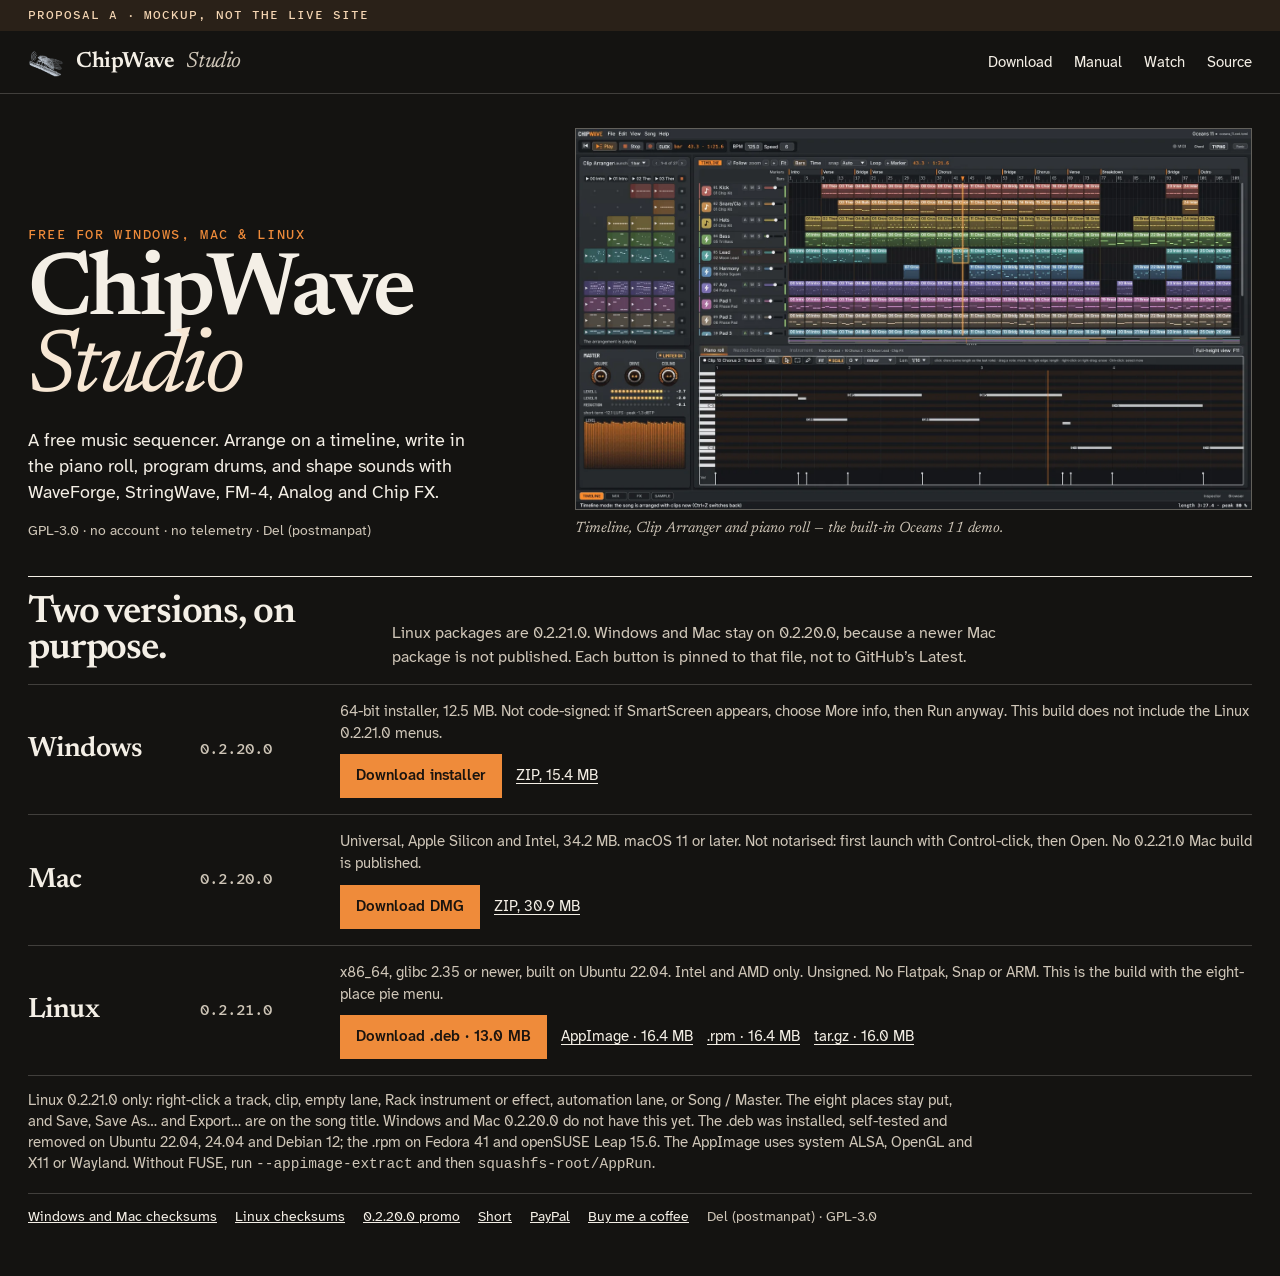
<file: mockups/a/index.html>
<!doctype html>
<html lang="en">
<head>
<meta charset="utf-8">
<meta name="viewport" content="width=device-width, initial-scale=1">
<title>Proposal A — ChipWave Studio studio desk</title>
<meta name="robots" content="noindex">
<link rel="icon" href="../../public/assets/icon-32.png">
<style>
@font-face { font-family: "Newsreader"; src: url("../fonts/newsreader-400.woff2") format("woff2"); font-weight: 400; font-style: normal; font-display: swap; }
@font-face { font-family: "Newsreader"; src: url("../fonts/newsreader-600.woff2") format("woff2"); font-weight: 600; font-style: normal; font-display: swap; }
@font-face { font-family: "Newsreader"; src: url("../fonts/newsreader-400i.woff2") format("woff2"); font-weight: 400; font-style: italic; font-display: swap; }
@font-face { font-family: "Atkinson"; src: url("../../public/assets/fonts/AtkinsonHyperlegibleNext-Regular.ttf") format("truetype"); font-weight: 400; font-style: normal; font-display: swap; }
@font-face { font-family: "Atkinson"; src: url("../../public/assets/fonts/AtkinsonHyperlegibleNext-SemiBold.ttf") format("truetype"); font-weight: 600; font-style: normal; font-display: swap; }
@font-face { font-family: "Atkinson Mono"; src: url("../../public/assets/fonts/AtkinsonHyperlegibleMono-Medium.ttf") format("truetype"); font-weight: 500; font-style: normal; font-display: swap; }

:root {
  --bg: #141311;
  --cream: #f4efe6;
  --cream-dim: #cfc6b8;
  --orange: #ef8b3a;
  --line: rgba(244, 239, 230, 0.2);
  --ink: #1a140f;
}
* { box-sizing: border-box; }
html { scroll-behavior: auto; }
body {
  margin: 0;
  background: var(--bg);
  color: var(--cream);
  font-family: "Atkinson", "Segoe UI", sans-serif;
  font-size: 17px;
  line-height: 1.45;
}
a { color: inherit; }
a:focus-visible, button:focus-visible { outline: 2px solid var(--orange); outline-offset: 3px; }
img { max-width: 100%; display: block; }

.flag {
  margin: 0;
  padding: 7px 28px;
  background: #2a2118;
  color: #f6d7b4;
  font-family: "Atkinson Mono", ui-monospace, monospace;
  font-size: 12px;
  letter-spacing: 0.08em;
  text-transform: uppercase;
}
.mast {
  display: flex;
  align-items: center;
  justify-content: space-between;
  gap: 20px;
  padding: 16px 28px 14px;
  border-bottom: 1px solid var(--line);
}
.brand {
  display: flex;
  align-items: center;
  gap: 12px;
  text-decoration: none;
  font-family: "Newsreader", Georgia, serif;
  font-size: 22px;
  font-weight: 600;
  letter-spacing: -0.02em;
}
.brand img { width: 36px; height: auto; }
.brand em { font-style: italic; font-weight: 400; color: var(--cream-dim); }
.nav { display: flex; flex-wrap: wrap; gap: 8px 22px; }
.nav a {
  color: var(--cream);
  text-decoration: none;
  font-size: 15px;
  border-bottom: 1px solid transparent;
}
.nav a:hover { border-bottom-color: var(--orange); }

.spread {
  display: grid;
  grid-template-columns: minmax(280px, 0.86fr) minmax(320px, 1.14fr);
  gap: 36px;
  align-items: end;
  padding: 34px 28px 28px;
}
.kicker {
  margin: 0 0 10px;
  font-family: "Atkinson Mono", ui-monospace, monospace;
  font-size: 13px;
  letter-spacing: 0.12em;
  text-transform: uppercase;
  color: var(--orange);
}
h1 {
  margin: 0;
  font-family: "Newsreader", Georgia, serif;
  font-weight: 600;
  font-size: clamp(64px, 7vw, 104px);
  line-height: 0.86;
  letter-spacing: -0.035em;
}
h1 span { display: block; font-style: italic; font-weight: 400; color: #f7e7d4; }
.deck { margin: 18px 0 0; max-width: 38ch; color: var(--cream); font-size: 18px; }
.byline { margin: 14px 0 0; color: var(--cream-dim); font-size: 14px; }
.spread figure { margin: 0; }
.spread img { width: 100%; height: auto; border: 1px solid rgba(244, 239, 230, 0.35); }
.spread figcaption {
  margin-top: 8px;
  font-family: "Newsreader", Georgia, serif;
  font-style: italic;
  font-size: 15px;
  color: var(--cream-dim);
}

.edition { padding: 8px 28px 36px; }
.edition-head {
  display: grid;
  grid-template-columns: minmax(220px, 340px) 1fr;
  gap: 24px;
  align-items: end;
  padding: 18px 0 16px;
  border-top: 1px solid var(--cream);
}
h2 {
  margin: 0;
  font-family: "Newsreader", Georgia, serif;
  font-size: clamp(32px, 3vw, 44px);
  font-weight: 600;
  letter-spacing: -0.03em;
  line-height: 0.95;
}
.edition-head p { margin: 0; max-width: 62ch; color: var(--cream-dim); font-size: 16px; }

.plat {
  display: grid;
  grid-template-columns: 150px 118px minmax(0, 1fr);
  gap: 18px 22px;
  align-items: center;
  padding: 16px 0;
  border-top: 1px solid var(--line);
}
.plat:last-of-type { border-bottom: 1px solid var(--line); }
.plat h3 {
  margin: 0;
  font-family: "Newsreader", Georgia, serif;
  font-size: 28px;
  font-weight: 600;
  letter-spacing: -0.03em;
}
.ver {
  font-family: "Atkinson Mono", ui-monospace, monospace;
  font-size: 14px;
  color: var(--orange);
}
.plat p { margin: 0; color: var(--cream-dim); font-size: 15px; }
.actions { display: flex; flex-wrap: wrap; gap: 8px 14px; align-items: center; margin-top: 10px; }
.btn {
  display: inline-flex;
  align-items: center;
  justify-content: center;
  min-height: 44px;
  padding: 8px 16px;
  background: var(--orange);
  color: var(--ink);
  text-decoration: none;
  font-weight: 600;
  font-size: 15px;
}
.btn:hover { background: #f6a45e; }
.alt {
  color: var(--cream);
  font-size: 15px;
  text-underline-offset: 3px;
}
.footnote {
  margin: 14px 0 0;
  max-width: 95ch;
  color: var(--cream-dim);
  font-size: 14.5px;
}
.colophon {
  display: flex;
  flex-wrap: wrap;
  gap: 8px 18px;
  margin-top: 18px;
  padding-top: 12px;
  border-top: 1px solid var(--line);
  color: var(--cream-dim);
  font-size: 14px;
}
.colophon a { color: var(--cream); }

@media (max-width: 860px) {
  .mast { align-items: flex-start; flex-direction: column; padding: 14px 16px; }
  .spread, .edition { padding-left: 16px; padding-right: 16px; }
  .spread { grid-template-columns: 1fr; gap: 18px; padding-top: 22px; }
  h1 { font-size: 64px; }
  .edition-head, .plat { grid-template-columns: 1fr; gap: 6px; }
  .plat { align-items: start; padding: 14px 0; }
  .flag { padding-left: 16px; padding-right: 16px; }
}
</style>
</head>
<body>
<p class="flag">Proposal A · mockup, not the live site</p>
<header class="mast">
  <a class="brand" href="#top">
    <img src="../../public/assets/cicada-400.webp" alt="" width="72" height="55">
    ChipWave <em>Studio</em>
  </a>
  <nav class="nav" aria-label="Sections">
    <a href="#download">Download</a>
    <a href="https://chipwavestudio.com/manual/">Manual</a>
    <a href="https://youtu.be/tWuAjS5rmDY" rel="noopener">Watch</a>
    <a href="https://github.com/postmanpat-303/ChipWaveStudio" rel="noopener">Source</a>
  </nav>
</header>

<main id="top">
  <section class="spread">
    <div>
      <p class="kicker">Free for Windows, Mac &amp; Linux</p>
      <h1>ChipWave <span>Studio</span></h1>
      <p class="deck">A free music sequencer. Arrange on a timeline, write in the piano roll, program drums, and shape sounds with WaveForge, StringWave, FM-4, Analog and Chip FX.</p>
      <p class="byline">GPL-3.0 · no account · no telemetry · Del (postmanpat)</p>
    </div>
    <figure>
      <img src="../../public/assets/shots/timeline-1600.webp" width="1600" height="900" alt="ChipWave Studio's Timeline playing the built-in Oceans 11 demo: coloured clips, the Clip Arranger, and the piano roll.">
      <figcaption>Timeline, Clip Arranger and piano roll — the built-in Oceans 11 demo.</figcaption>
    </figure>
  </section>

  <section class="edition" id="download">
    <div class="edition-head">
      <h2>Two versions, on purpose.</h2>
      <p>Linux packages are 0.2.21.0. Windows and Mac stay on 0.2.20.0, because a newer Mac package is not published. Each button is pinned to that file, not to GitHub’s Latest.</p>
    </div>

    <article class="plat">
      <h3>Windows</h3>
      <p class="ver">0.2.20.0</p>
      <div>
        <p>64-bit installer, 12.5 MB. Not code-signed: if SmartScreen appears, choose More info, then Run anyway. This build does not include the Linux 0.2.21.0 menus.</p>
        <div class="actions">
          <a class="btn" href="https://github.com/postmanpat-303/ChipWaveStudio/releases/download/v0.2.20.0/ChipWave-setup-x64.exe" rel="noopener">Download installer</a>
          <a class="alt" href="https://github.com/postmanpat-303/ChipWaveStudio/releases/download/v0.2.20.0/ChipWave-windows-x64.zip" rel="noopener">ZIP, 15.4 MB</a>
        </div>
      </div>
    </article>

    <article class="plat">
      <h3>Mac</h3>
      <p class="ver">0.2.20.0</p>
      <div>
        <p>Universal, Apple Silicon and Intel, 34.2 MB. macOS 11 or later. Not notarised: first launch with Control-click, then Open. No 0.2.21.0 Mac build is published.</p>
        <div class="actions">
          <a class="btn" href="https://github.com/postmanpat-303/ChipWaveStudio/releases/download/v0.2.20.0/ChipWave-macos-universal.dmg" rel="noopener">Download DMG</a>
          <a class="alt" href="https://github.com/postmanpat-303/ChipWaveStudio/releases/download/v0.2.20.0/ChipWave-macos-universal.zip" rel="noopener">ZIP, 30.9 MB</a>
        </div>
      </div>
    </article>

    <article class="plat">
      <h3>Linux</h3>
      <p class="ver">0.2.21.0</p>
      <div>
        <p>x86_64, glibc 2.35 or newer, built on Ubuntu 22.04. Intel and AMD only. Unsigned. No Flatpak, Snap or ARM. This is the build with the eight-place pie menu.</p>
        <div class="actions">
          <a class="btn" href="https://github.com/postmanpat-303/ChipWaveStudio/releases/download/linux-v0.2.21.0/chipwave-studio_0.2.21.0_amd64.deb" rel="noopener">Download .deb · 13.0 MB</a>
          <a class="alt" href="https://github.com/postmanpat-303/ChipWaveStudio/releases/download/linux-v0.2.21.0/ChipWave-0.2.21.0-linux-x86_64.AppImage" rel="noopener">AppImage · 16.4 MB</a>
          <a class="alt" href="https://github.com/postmanpat-303/ChipWaveStudio/releases/download/linux-v0.2.21.0/chipwave-studio-0.2.21.0-1.x86_64.rpm" rel="noopener">.rpm · 16.4 MB</a>
          <a class="alt" href="https://github.com/postmanpat-303/ChipWaveStudio/releases/download/linux-v0.2.21.0/ChipWave-0.2.21.0-linux-x86_64.tar.gz" rel="noopener">tar.gz · 16.0 MB</a>
        </div>
      </div>
    </article>

    <p class="footnote">Linux 0.2.21.0 only: right-click a track, clip, empty lane, Rack instrument or effect, automation lane, or Song / Master. The eight places stay put, and Save, Save As… and Export… are on the song title. Windows and Mac 0.2.20.0 do not have this yet. The .deb was installed, self-tested and removed on Ubuntu 22.04, 24.04 and Debian 12; the .rpm on Fedora 41 and openSUSE Leap 15.6. The AppImage uses system ALSA, OpenGL and X11 or Wayland. Without FUSE, run <code>--appimage-extract</code> and then <code>squashfs-root/AppRun</code>.</p>

    <p class="colophon">
      <a href="https://github.com/postmanpat-303/ChipWaveStudio/releases/download/v0.2.20.0/SHA256SUMS.txt" rel="noopener">Windows and Mac checksums</a>
      <a href="https://github.com/postmanpat-303/ChipWaveStudio/releases/download/linux-v0.2.21.0/SHA256SUMS-linux-0.2.21.0.txt" rel="noopener">Linux checksums</a>
      <a href="https://youtu.be/tWuAjS5rmDY" rel="noopener">0.2.20.0 promo</a>
      <a href="https://youtube.com/shorts/9mD4wTHEJ1k" rel="noopener">Short</a>
      <a href="https://paypal.me/derekh100" rel="noopener">PayPal</a>
      <a href="https://buymeacoffee.com/postmanpat" rel="noopener">Buy me a coffee</a>
      <span>Del (postmanpat) · GPL-3.0</span>
    </p>
  </section>
</main>
</body>
</html>
</file>
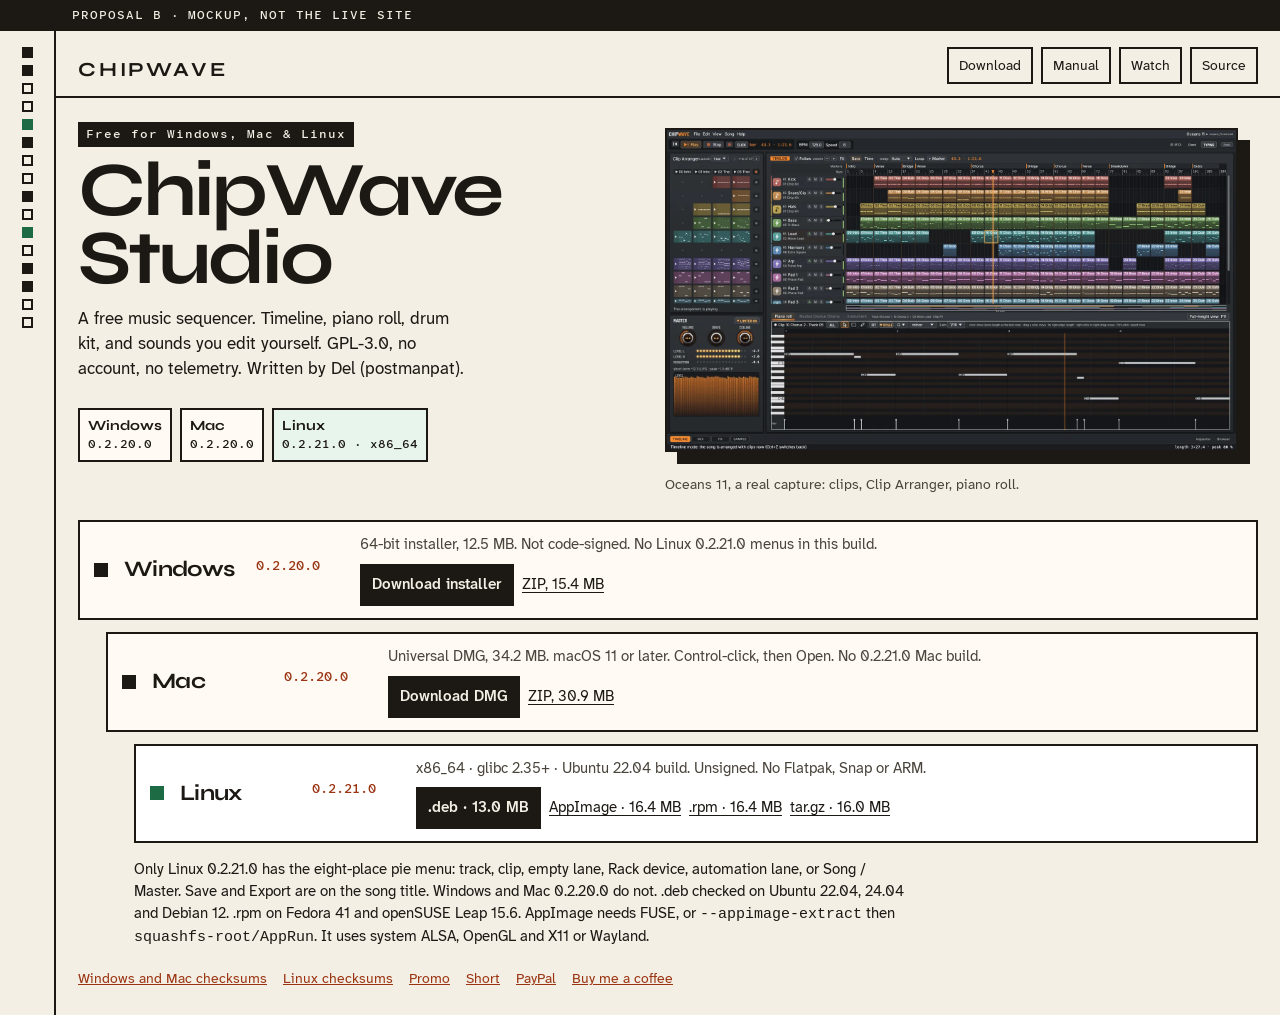
<file: mockups/b/index.html>
<!doctype html>
<html lang="en">
<head>
<meta charset="utf-8">
<meta name="viewport" content="width=device-width, initial-scale=1">
<title>Proposal B — ChipWave Studio step desk</title>
<meta name="robots" content="noindex">
<link rel="icon" href="../../public/assets/icon-32.png">
<style>
@font-face { font-family: "Syne"; src: url("../fonts/syne-500.woff2") format("woff2"); font-weight: 500; font-style: normal; font-display: swap; }
@font-face { font-family: "Syne"; src: url("../fonts/syne-700.woff2") format("woff2"); font-weight: 700; font-style: normal; font-display: swap; }
@font-face { font-family: "Atkinson"; src: url("../../public/assets/fonts/AtkinsonHyperlegibleNext-Regular.ttf") format("truetype"); font-weight: 400; font-style: normal; font-display: swap; }
@font-face { font-family: "Atkinson"; src: url("../../public/assets/fonts/AtkinsonHyperlegibleNext-SemiBold.ttf") format("truetype"); font-weight: 600; font-style: normal; font-display: swap; }
@font-face { font-family: "Atkinson Mono"; src: url("../../public/assets/fonts/AtkinsonHyperlegibleMono-Medium.ttf") format("truetype"); font-weight: 500; font-style: normal; font-display: swap; }

:root {
  --paper: #f4efe4;
  --ink: #1c1915;
  --muted: #4a453c;
  --clay: #9a3412;
  --led: #1d6b45;
}
* { box-sizing: border-box; }
body {
  margin: 0;
  background: var(--paper);
  color: var(--ink);
  font-family: "Atkinson", "Segoe UI", sans-serif;
  font-size: 17px;
  line-height: 1.45;
}
a { color: inherit; }
a:focus-visible { outline: 3px solid var(--clay); outline-offset: 2px; }
img { max-width: 100%; height: auto; display: block; }

.flag {
  margin: 0;
  padding: 7px 16px 7px 72px;
  background: var(--ink);
  color: var(--paper);
  font-family: "Atkinson Mono", ui-monospace, monospace;
  font-size: 12px;
  letter-spacing: 0.08em;
  text-transform: uppercase;
}
.desk { display: grid; grid-template-columns: 56px minmax(0, 1fr); min-height: 100vh; }
.rail {
  display: flex;
  flex-direction: column;
  align-items: center;
  gap: 7px;
  padding: 16px 0;
  border-right: 2px solid var(--ink);
}
.rail span {
  width: 11px;
  height: 11px;
  border: 2px solid var(--ink);
  background: transparent;
}
.rail span.on { background: var(--ink); }
.rail span.led { background: var(--led); border-color: var(--led); }

.main { min-width: 0; }
.top {
  display: flex;
  justify-content: space-between;
  align-items: flex-end;
  gap: 16px;
  padding: 16px 22px 12px;
  border-bottom: 2px solid var(--ink);
}
.word {
  margin: 0;
  font-family: "Syne", "Arial Black", sans-serif;
  font-weight: 700;
  font-size: 20px;
  letter-spacing: 0.14em;
  text-decoration: none;
}
.nav { display: flex; flex-wrap: wrap; gap: 8px; }
.nav a {
  text-decoration: none;
  border: 2px solid var(--ink);
  padding: 6px 10px;
  font-size: 14px;
  background: var(--paper);
}
.nav a:hover { background: var(--ink); color: var(--paper); }

.hero {
  display: grid;
  grid-template-columns: minmax(260px, 1fr) minmax(280px, 1.05fr);
  gap: 22px;
  padding: 22px 22px 8px;
  align-items: start;
}
.stamp {
  display: inline-block;
  margin: 0 0 10px;
  padding: 4px 8px;
  background: var(--ink);
  color: var(--paper);
  font-family: "Atkinson Mono", ui-monospace, monospace;
  font-size: 12px;
  letter-spacing: 0.08em;
}
h1 {
  margin: 0;
  font-family: "Syne", "Arial Black", sans-serif;
  font-weight: 700;
  font-size: clamp(52px, 6vw, 78px);
  line-height: 0.88;
  letter-spacing: -0.04em;
}
.lede { margin: 14px 0 0; max-width: 36ch; font-size: 17px; }
.chips { display: flex; flex-wrap: wrap; gap: 8px; margin-top: 16px; }
.chip {
  border: 2px solid var(--ink);
  padding: 6px 8px;
  font-family: "Atkinson Mono", ui-monospace, monospace;
  font-size: 12px;
  background: #fffaf3;
}
.chip b { display: block; font-family: "Syne", sans-serif; font-size: 14px; letter-spacing: 0; }
.chip.now { background: #e7f5ec; }

.shot { margin: 8px 20px 0 0; }
.frame {
  border: 2px solid var(--ink);
  box-shadow: 12px 12px 0 var(--ink);
  background: #fff;
}
.shot figcaption { margin: 22px 0 0; font-size: 14px; color: var(--muted); }

.steps { padding: 18px 22px 28px; display: grid; gap: 12px; }
.step {
  display: grid;
  grid-template-columns: 18px 120px 92px minmax(0, 1fr);
  gap: 12px;
  align-items: center;
  border: 2px solid var(--ink);
  background: #fffaf3;
  padding: 12px 14px;
}
.step:nth-child(2) { margin-left: 28px; }
.step:nth-child(3) { margin-left: 56px; background: #fff; }
.sq { width: 14px; height: 14px; background: var(--ink); }
.step:nth-child(3) .sq { background: var(--led); }
.step h2 { margin: 0; font-family: "Syne", sans-serif; font-size: 22px; letter-spacing: -0.03em; }
.step .ver { font-family: "Atkinson Mono", ui-monospace, monospace; font-size: 13px; color: var(--clay); }
.step p { margin: 0 0 8px; font-size: 15px; color: var(--muted); }
.actions { display: flex; flex-wrap: wrap; gap: 8px; align-items: center; }
.btn {
  display: inline-flex;
  align-items: center;
  min-height: 42px;
  padding: 6px 12px;
  background: var(--ink);
  color: var(--paper);
  text-decoration: none;
  font-weight: 600;
  font-size: 15px;
}
.btn:hover { background: var(--clay); }
.alt { font-size: 15px; color: var(--ink); text-underline-offset: 3px; }
.note {
  margin: 4px 0 0 56px;
  max-width: 78ch;
  font-size: 15px;
  color: var(--ink);
}
.links { display: flex; flex-wrap: wrap; gap: 8px 16px; margin: 8px 0 0; font-size: 14px; }
.links a { color: var(--clay); }

@media (max-width: 860px) {
  .flag { padding-left: 16px; }
  .desk { grid-template-columns: 1fr; }
  .rail { flex-direction: row; border-right: 0; border-bottom: 2px solid var(--ink); padding: 10px 12px; overflow: hidden; }
  .top { padding: 12px; align-items: flex-start; flex-direction: column; }
  .hero, .steps { padding: 14px 12px; }
  .hero { grid-template-columns: 1fr; }
  .shot { margin: 8px 12px 0 0; }
  .frame { box-shadow: 8px 8px 0 var(--ink); }
  .frame img { height: 210px; width: 100%; object-fit: cover; object-position: center 18%; }
  .step, .step:nth-child(2), .step:nth-child(3) { grid-template-columns: 14px 1fr; margin-left: 0; }
  .step h2, .step .ver { grid-column: 2; }
  .step .body { grid-column: 1 / -1; }
  .note { margin-left: 0; }
  h1 { font-size: 56px; }
}
</style>
</head>
<body>
<p class="flag">Proposal B · mockup, not the live site</p>
<div class="desk">
  <div class="rail" aria-hidden="true">
    <span class="on"></span><span class="on"></span><span></span><span></span>
    <span class="led"></span><span class="on"></span><span></span><span></span>
    <span class="on"></span><span></span><span class="led"></span><span></span>
    <span class="on"></span><span class="on"></span><span></span><span></span>
  </div>
  <div class="main">
    <header class="top">
      <a class="word" href="#top">CHIPWAVE</a>
      <nav class="nav" aria-label="Sections">
        <a href="#download">Download</a>
        <a href="https://chipwavestudio.com/manual/">Manual</a>
        <a href="https://youtu.be/tWuAjS5rmDY" rel="noopener">Watch</a>
        <a href="https://github.com/postmanpat-303/ChipWaveStudio" rel="noopener">Source</a>
      </nav>
    </header>

    <section class="hero" id="top">
      <div>
        <p class="stamp">Free for Windows, Mac &amp; Linux</p>
        <h1>ChipWave Studio</h1>
        <p class="lede">A free music sequencer. Timeline, piano roll, drum kit, and sounds you edit yourself. GPL-3.0, no account, no telemetry. Written by Del (postmanpat).</p>
        <div class="chips" aria-label="Versions">
          <p class="chip"><b>Windows</b>0.2.20.0</p>
          <p class="chip"><b>Mac</b>0.2.20.0</p>
          <p class="chip now"><b>Linux</b>0.2.21.0 · x86_64</p>
        </div>
      </div>
      <figure class="shot">
        <div class="frame">
          <img src="../../public/assets/shots/timeline-1600.webp" width="1600" height="900" alt="ChipWave Studio's Timeline playing the built-in Oceans 11 demo, with the Clip Arranger and piano roll.">
        </div>
        <figcaption>Oceans 11, a real capture: clips, Clip Arranger, piano roll.</figcaption>
      </figure>
    </section>

    <section class="steps" id="download">
      <article class="step">
        <span class="sq" aria-hidden="true"></span>
        <h2>Windows</h2>
        <p class="ver">0.2.20.0</p>
        <div class="body">
          <p>64-bit installer, 12.5 MB. Not code-signed. No Linux 0.2.21.0 menus in this build.</p>
          <div class="actions">
            <a class="btn" href="https://github.com/postmanpat-303/ChipWaveStudio/releases/download/v0.2.20.0/ChipWave-setup-x64.exe" rel="noopener">Download installer</a>
            <a class="alt" href="https://github.com/postmanpat-303/ChipWaveStudio/releases/download/v0.2.20.0/ChipWave-windows-x64.zip" rel="noopener">ZIP, 15.4 MB</a>
          </div>
        </div>
      </article>
      <article class="step">
        <span class="sq" aria-hidden="true"></span>
        <h2>Mac</h2>
        <p class="ver">0.2.20.0</p>
        <div class="body">
          <p>Universal DMG, 34.2 MB. macOS 11 or later. Control-click, then Open. No 0.2.21.0 Mac build.</p>
          <div class="actions">
            <a class="btn" href="https://github.com/postmanpat-303/ChipWaveStudio/releases/download/v0.2.20.0/ChipWave-macos-universal.dmg" rel="noopener">Download DMG</a>
            <a class="alt" href="https://github.com/postmanpat-303/ChipWaveStudio/releases/download/v0.2.20.0/ChipWave-macos-universal.zip" rel="noopener">ZIP, 30.9 MB</a>
          </div>
        </div>
      </article>
      <article class="step">
        <span class="sq" aria-hidden="true"></span>
        <h2>Linux</h2>
        <p class="ver">0.2.21.0</p>
        <div class="body">
          <p>x86_64 · glibc 2.35+ · Ubuntu 22.04 build. Unsigned. No Flatpak, Snap or ARM.</p>
          <div class="actions">
            <a class="btn" href="https://github.com/postmanpat-303/ChipWaveStudio/releases/download/linux-v0.2.21.0/chipwave-studio_0.2.21.0_amd64.deb" rel="noopener">.deb · 13.0 MB</a>
            <a class="alt" href="https://github.com/postmanpat-303/ChipWaveStudio/releases/download/linux-v0.2.21.0/ChipWave-0.2.21.0-linux-x86_64.AppImage" rel="noopener">AppImage · 16.4 MB</a>
            <a class="alt" href="https://github.com/postmanpat-303/ChipWaveStudio/releases/download/linux-v0.2.21.0/chipwave-studio-0.2.21.0-1.x86_64.rpm" rel="noopener">.rpm · 16.4 MB</a>
            <a class="alt" href="https://github.com/postmanpat-303/ChipWaveStudio/releases/download/linux-v0.2.21.0/ChipWave-0.2.21.0-linux-x86_64.tar.gz" rel="noopener">tar.gz · 16.0 MB</a>
          </div>
        </div>
      </article>
      <p class="note">Only Linux 0.2.21.0 has the eight-place pie menu: track, clip, empty lane, Rack device, automation lane, or Song / Master. Save and Export are on the song title. Windows and Mac 0.2.20.0 do not. .deb checked on Ubuntu 22.04, 24.04 and Debian 12. .rpm on Fedora 41 and openSUSE Leap 15.6. AppImage needs FUSE, or <code>--appimage-extract</code> then <code>squashfs-root/AppRun</code>. It uses system ALSA, OpenGL and X11 or Wayland.</p>
      <p class="links">
        <a href="https://github.com/postmanpat-303/ChipWaveStudio/releases/download/v0.2.20.0/SHA256SUMS.txt" rel="noopener">Windows and Mac checksums</a>
        <a href="https://github.com/postmanpat-303/ChipWaveStudio/releases/download/linux-v0.2.21.0/SHA256SUMS-linux-0.2.21.0.txt" rel="noopener">Linux checksums</a>
        <a href="https://youtu.be/tWuAjS5rmDY" rel="noopener">Promo</a>
        <a href="https://youtube.com/shorts/9mD4wTHEJ1k" rel="noopener">Short</a>
        <a href="https://paypal.me/derekh100" rel="noopener">PayPal</a>
        <a href="https://buymeacoffee.com/postmanpat" rel="noopener">Buy me a coffee</a>
      </p>
    </section>
  </div>
</div>
</body>
</html>
</file>
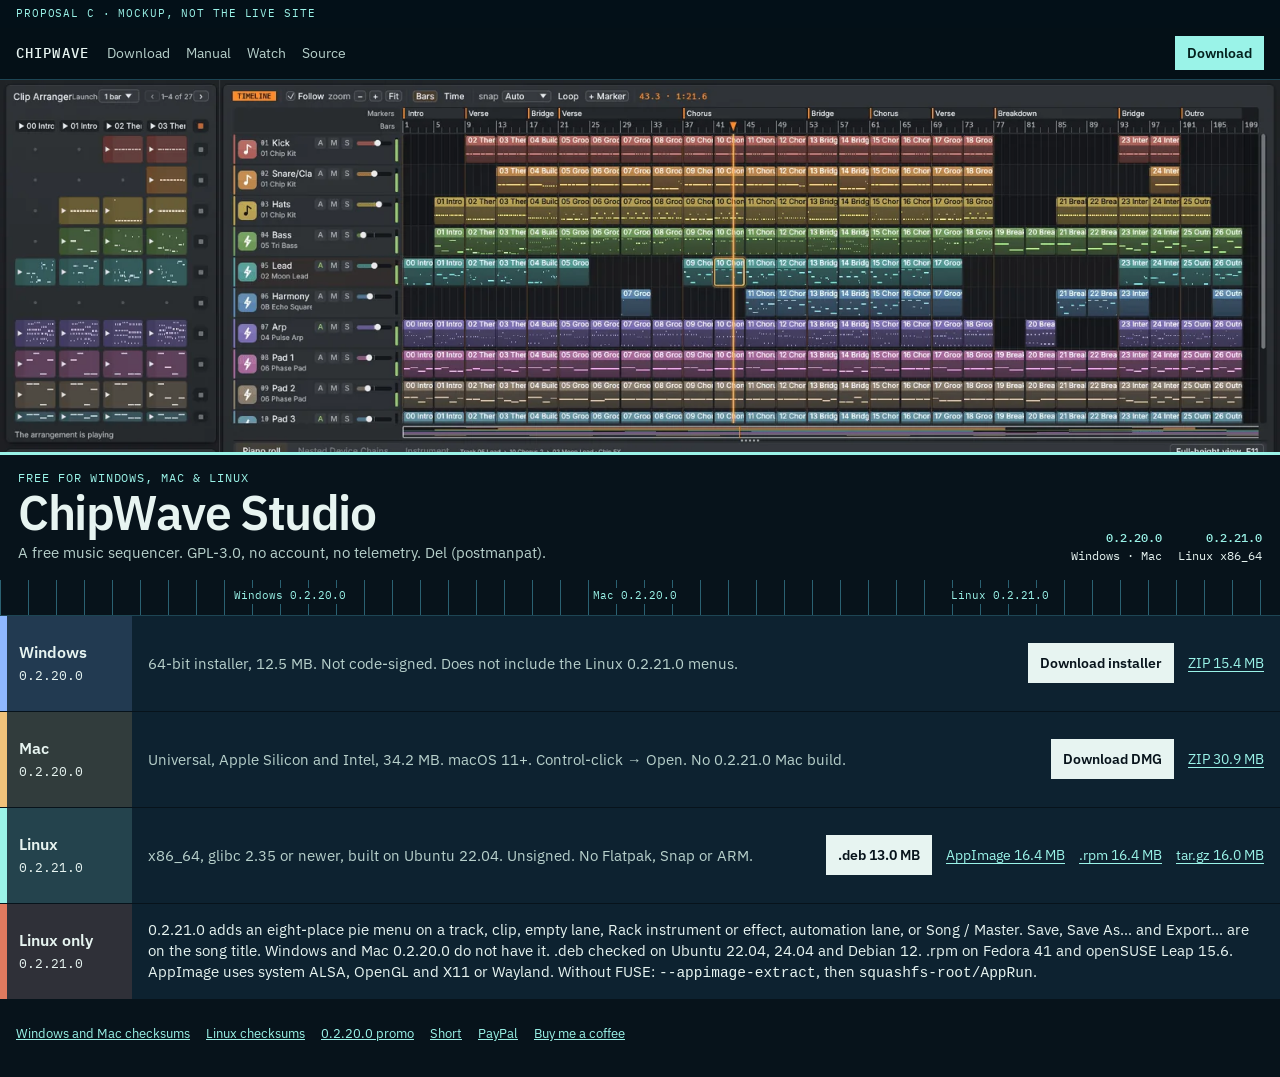
<file: mockups/c/index.html>
<!doctype html>
<html lang="en">
<head>
<meta charset="utf-8">
<meta name="viewport" content="width=device-width, initial-scale=1">
<title>Proposal C — ChipWave Studio workstation</title>
<meta name="robots" content="noindex">
<link rel="icon" href="../../public/assets/icon-32.png">
<style>
@font-face { font-family: "Plex"; src: url("../fonts/plex-400.woff2") format("woff2"); font-weight: 400; font-style: normal; font-display: swap; }
@font-face { font-family: "Plex"; src: url("../fonts/plex-500.woff2") format("woff2"); font-weight: 500; font-style: normal; font-display: swap; }
@font-face { font-family: "Plex"; src: url("../fonts/plex-600.woff2") format("woff2"); font-weight: 600; font-style: normal; font-display: swap; }
@font-face { font-family: "Plex Mono"; src: url("../fonts/plexmono-400.woff2") format("woff2"); font-weight: 400; font-style: normal; font-display: swap; }
@font-face { font-family: "Plex Mono"; src: url("../fonts/plexmono-500.woff2") format("woff2"); font-weight: 500; font-style: normal; font-display: swap; }

:root {
  --bg: #07131b;
  --lane: #0d2230;
  --text: #e7f4f1;
  --muted: #b7d0cb;
  --teal: #9af3e8;
  --line: #1d4554;
}
* { box-sizing: border-box; }
body {
  margin: 0;
  background: var(--bg);
  color: var(--text);
  font-family: "Plex", "Segoe UI", sans-serif;
  font-size: 16px;
  line-height: 1.45;
}
a { color: inherit; }
a:focus-visible { outline: 2px solid var(--teal); outline-offset: 3px; }
img { max-width: 100%; display: block; }

.transport {
  display: flex;
  align-items: center;
  gap: 18px;
  height: 52px;
  padding: 0 16px;
  background: #041017;
  border-bottom: 1px solid var(--line);
}
.transport strong {
  font-family: "Plex Mono", ui-monospace, monospace;
  font-weight: 500;
  letter-spacing: 0.08em;
  font-size: 14px;
}
.transport nav { display: flex; gap: 16px; flex: 1; }
.transport nav a { color: var(--muted); text-decoration: none; font-size: 14px; }
.transport nav a:hover { color: var(--text); }
.arm {
  margin-left: auto;
  background: var(--teal);
  color: #04221f;
  text-decoration: none;
  font-weight: 600;
  font-size: 14px;
  min-height: 34px;
  display: inline-flex;
  align-items: center;
  padding: 0 12px;
}
.flag {
  margin: 0;
  padding: 6px 16px;
  background: #031018;
  color: var(--teal);
  font-family: "Plex Mono", ui-monospace, monospace;
  font-size: 11px;
  letter-spacing: 0.08em;
  text-transform: uppercase;
}

.stage { position: relative; height: 500px; background: #000; }
.stage img { width: 100%; height: 100%; object-fit: cover; object-position: center 22%; }
.plate {
  position: absolute;
  left: 0; right: 0; bottom: 0;
  display: grid;
  grid-template-columns: minmax(0, 1fr) auto;
  gap: 18px;
  align-items: end;
  padding: 14px 18px 16px;
  background: #07131b;
  border-top: 3px solid var(--teal);
}
.plate p { margin: 0; }
.eyebrow {
  font-family: "Plex Mono", ui-monospace, monospace;
  font-size: 12px;
  letter-spacing: 0.08em;
  text-transform: uppercase;
  color: var(--teal);
}
h1 {
  margin: 2px 0 0;
  font-size: clamp(32px, 4vw, 48px);
  font-weight: 600;
  letter-spacing: -0.03em;
  line-height: 1;
}
.plate .sub { margin-top: 6px; max-width: 62ch; color: var(--muted); font-size: 15px; }
.vers {
  display: flex;
  gap: 16px;
  font-family: "Plex Mono", ui-monospace, monospace;
  font-size: 12px;
  color: var(--text);
  text-align: right;
}
.vers b { display: block; color: var(--teal); font-weight: 500; }

.ruler {
  position: relative;
  height: 36px;
  margin: 0;
  background:
    repeating-linear-gradient(90deg, #2a6172 0 1px, transparent 1px 28px);
  border-bottom: 1px solid var(--line);
}
.ruler span {
  position: absolute;
  top: 8px;
  font-family: "Plex Mono", ui-monospace, monospace;
  font-size: 11px;
  color: var(--teal);
  background: var(--bg);
  padding: 0 4px;
}

.lanes { display: grid; }
.lane {
  display: grid;
  grid-template-columns: 132px minmax(0, 1fr);
  min-height: 96px;
  background: var(--lane);
  border-bottom: 1px solid #07131b;
}
.head {
  display: flex;
  flex-direction: column;
  justify-content: center;
  gap: 2px;
  padding: 10px 12px;
  border-left: 7px solid var(--c, var(--teal));
  background: color-mix(in srgb, var(--c, var(--teal)) 16%, #0d2230);
  font-family: "Plex Mono", ui-monospace, monospace;
  font-size: 13px;
}
.head b { font-family: "Plex", sans-serif; font-size: 16px; font-weight: 600; }
.body { padding: 12px 16px; display: flex; flex-wrap: wrap; gap: 8px 14px; align-items: center; }
.body p { margin: 0; flex: 1 1 240px; color: var(--muted); font-size: 14.5px; }
.btn {
  display: inline-flex;
  align-items: center;
  min-height: 40px;
  padding: 6px 12px;
  background: var(--text);
  color: #07131b;
  text-decoration: none;
  font-weight: 600;
  font-size: 14px;
}
.btn:hover { background: var(--teal); }
.alt { color: var(--teal); font-size: 14px; text-underline-offset: 3px; }
.lane.note .body p { flex-basis: 100%; color: var(--text); }
.foot {
  display: flex;
  flex-wrap: wrap;
  gap: 8px 16px;
  padding: 12px 16px 20px;
  color: var(--muted);
  font-size: 13px;
}
.foot a { color: var(--teal); }

@media (max-width: 860px) {
  .transport { height: auto; flex-wrap: wrap; padding: 10px 12px; gap: 8px 12px; }
  .transport nav { order: 3; flex-basis: 100%; }
  .stage { height: 210px; }
  .plate { grid-template-columns: 1fr; }
  .vers { text-align: left; }
  .ruler { display: none; }
  .lane { grid-template-columns: 1fr; }
  .head { flex-direction: row; justify-content: space-between; align-items: baseline; }
  h1 { font-size: 34px; }
}
</style>
</head>
<body>
<p class="flag">Proposal C · mockup, not the live site</p>
<header class="transport">
  <strong>CHIPWAVE</strong>
  <nav aria-label="Sections">
    <a href="#download">Download</a>
    <a href="https://chipwavestudio.com/manual/">Manual</a>
    <a href="https://youtu.be/tWuAjS5rmDY" rel="noopener">Watch</a>
    <a href="https://github.com/postmanpat-303/ChipWaveStudio" rel="noopener">Source</a>
  </nav>
  <a class="arm" href="#download">Download</a>
</header>

<section class="stage">
  <img src="../../public/assets/shots/timeline-1600.webp" width="1600" height="900" alt="ChipWave Studio's Timeline playing the built-in Oceans 11 demo, with coloured clips under section markers and the piano roll below.">
  <div class="plate">
    <div>
      <p class="eyebrow">Free for Windows, Mac &amp; Linux</p>
      <h1>ChipWave Studio</h1>
      <p class="sub">A free music sequencer. GPL-3.0, no account, no telemetry. Del (postmanpat).</p>
    </div>
    <p class="vers">
      <span><b>0.2.20.0</b>Windows · Mac</span>
      <span><b>0.2.21.0</b>Linux x86_64</span>
    </p>
  </div>
</section>

<div class="ruler" aria-hidden="true">
  <span style="left: 18%">Windows 0.2.20.0</span>
  <span style="left: 46%">Mac 0.2.20.0</span>
  <span style="left: 74%">Linux 0.2.21.0</span>
</div>

<section class="lanes" id="download">
  <article class="lane" style="--c:#8eb7ff">
    <div class="head"><b>Windows</b><span>0.2.20.0</span></div>
    <div class="body">
      <p>64-bit installer, 12.5 MB. Not code-signed. Does not include the Linux 0.2.21.0 menus.</p>
      <a class="btn" href="https://github.com/postmanpat-303/ChipWaveStudio/releases/download/v0.2.20.0/ChipWave-setup-x64.exe" rel="noopener">Download installer</a>
      <a class="alt" href="https://github.com/postmanpat-303/ChipWaveStudio/releases/download/v0.2.20.0/ChipWave-windows-x64.zip" rel="noopener">ZIP 15.4 MB</a>
    </div>
  </article>
  <article class="lane" style="--c:#f0c27a">
    <div class="head"><b>Mac</b><span>0.2.20.0</span></div>
    <div class="body">
      <p>Universal, Apple Silicon and Intel, 34.2 MB. macOS 11+. Control-click → Open. No 0.2.21.0 Mac build.</p>
      <a class="btn" href="https://github.com/postmanpat-303/ChipWaveStudio/releases/download/v0.2.20.0/ChipWave-macos-universal.dmg" rel="noopener">Download DMG</a>
      <a class="alt" href="https://github.com/postmanpat-303/ChipWaveStudio/releases/download/v0.2.20.0/ChipWave-macos-universal.zip" rel="noopener">ZIP 30.9 MB</a>
    </div>
  </article>
  <article class="lane" style="--c:#9af3e8">
    <div class="head"><b>Linux</b><span>0.2.21.0</span></div>
    <div class="body">
      <p>x86_64, glibc 2.35 or newer, built on Ubuntu 22.04. Unsigned. No Flatpak, Snap or ARM.</p>
      <a class="btn" href="https://github.com/postmanpat-303/ChipWaveStudio/releases/download/linux-v0.2.21.0/chipwave-studio_0.2.21.0_amd64.deb" rel="noopener">.deb 13.0 MB</a>
      <a class="alt" href="https://github.com/postmanpat-303/ChipWaveStudio/releases/download/linux-v0.2.21.0/ChipWave-0.2.21.0-linux-x86_64.AppImage" rel="noopener">AppImage 16.4 MB</a>
      <a class="alt" href="https://github.com/postmanpat-303/ChipWaveStudio/releases/download/linux-v0.2.21.0/chipwave-studio-0.2.21.0-1.x86_64.rpm" rel="noopener">.rpm 16.4 MB</a>
      <a class="alt" href="https://github.com/postmanpat-303/ChipWaveStudio/releases/download/linux-v0.2.21.0/ChipWave-0.2.21.0-linux-x86_64.tar.gz" rel="noopener">tar.gz 16.0 MB</a>
    </div>
  </article>
  <article class="lane note" style="--c:#e07a5f">
    <div class="head"><b>Linux only</b><span>0.2.21.0</span></div>
    <div class="body">
      <p>0.2.21.0 adds an eight-place pie menu on a track, clip, empty lane, Rack instrument or effect, automation lane, or Song / Master. Save, Save As… and Export… are on the song title. Windows and Mac 0.2.20.0 do not have it. .deb checked on Ubuntu 22.04, 24.04 and Debian 12. .rpm on Fedora 41 and openSUSE Leap 15.6. AppImage uses system ALSA, OpenGL and X11 or Wayland. Without FUSE: <code>--appimage-extract</code>, then <code>squashfs-root/AppRun</code>.</p>
    </div>
  </article>
</section>
<p class="foot">
  <a href="https://github.com/postmanpat-303/ChipWaveStudio/releases/download/v0.2.20.0/SHA256SUMS.txt" rel="noopener">Windows and Mac checksums</a>
  <a href="https://github.com/postmanpat-303/ChipWaveStudio/releases/download/linux-v0.2.21.0/SHA256SUMS-linux-0.2.21.0.txt" rel="noopener">Linux checksums</a>
  <a href="https://youtu.be/tWuAjS5rmDY" rel="noopener">0.2.20.0 promo</a>
  <a href="https://youtube.com/shorts/9mD4wTHEJ1k" rel="noopener">Short</a>
  <a href="https://paypal.me/derekh100" rel="noopener">PayPal</a>
  <a href="https://buymeacoffee.com/postmanpat" rel="noopener">Buy me a coffee</a>
</p>
</body>
</html>
</file>
